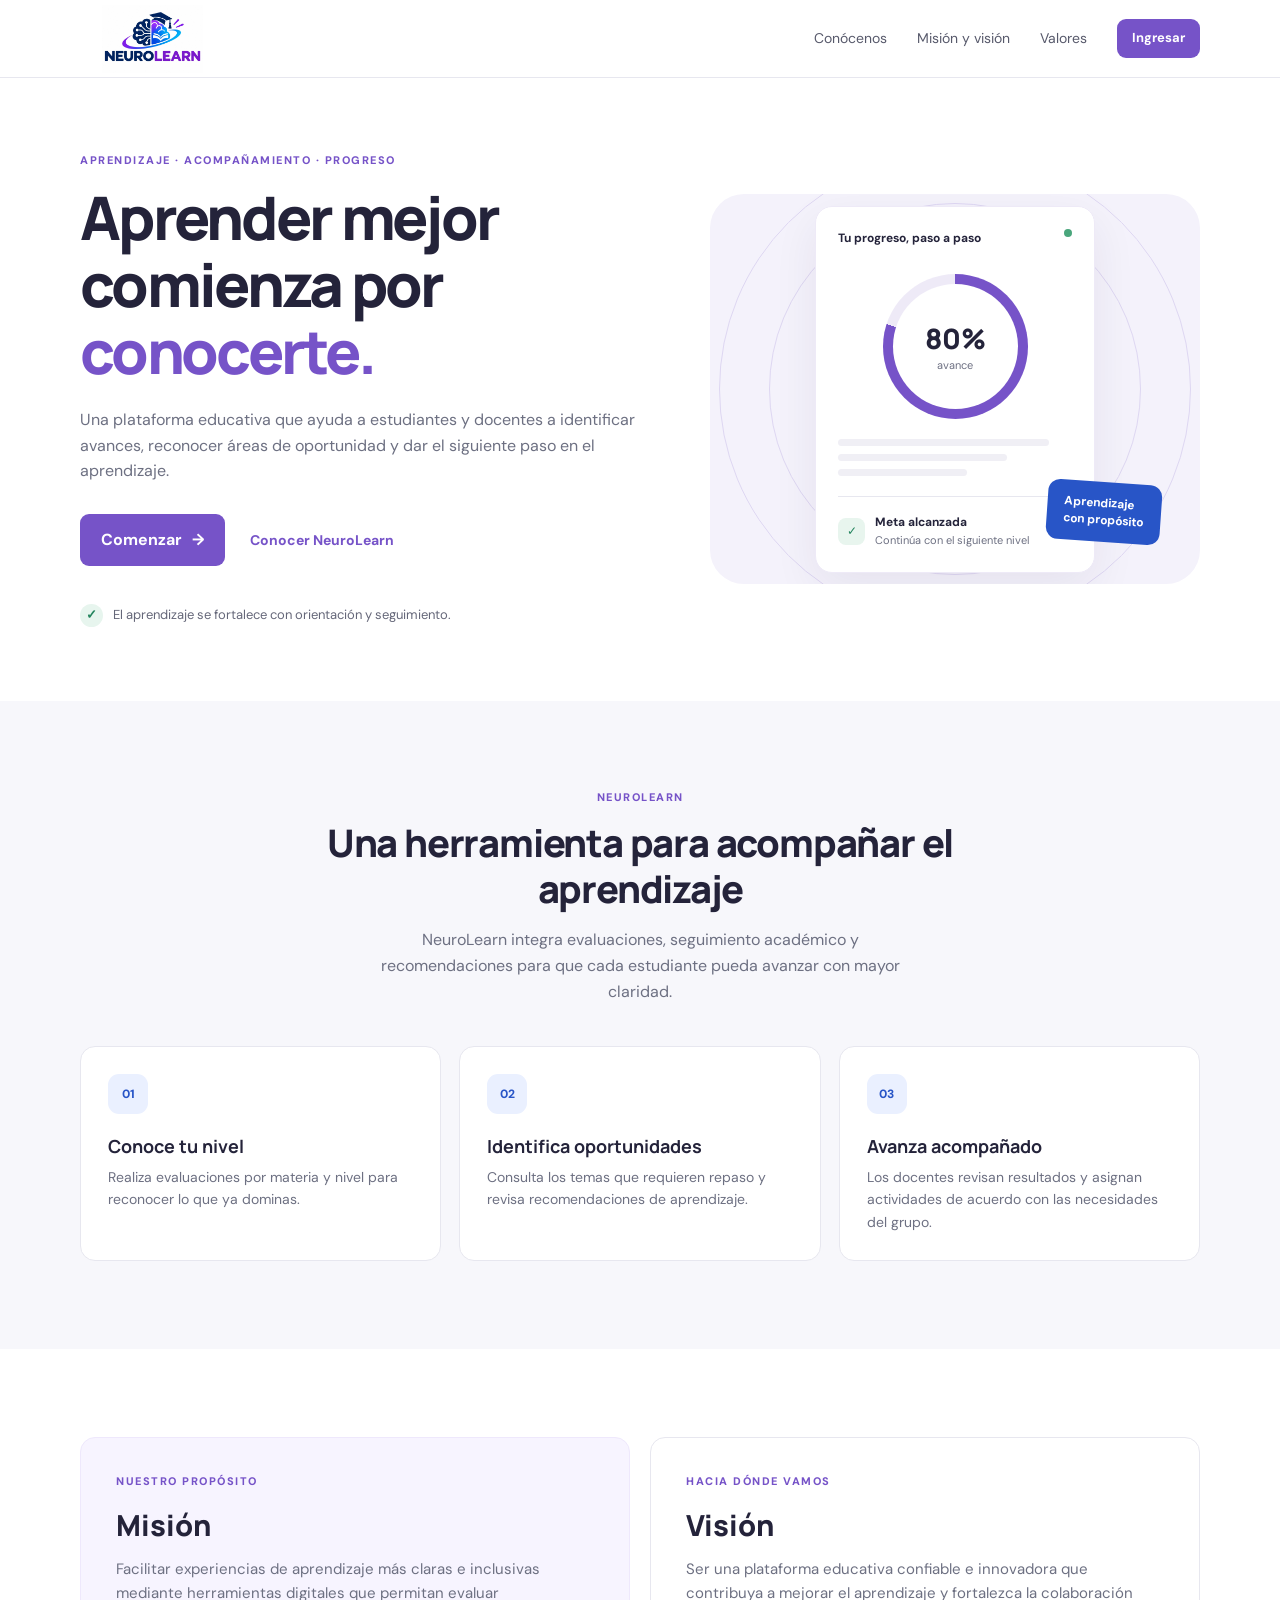
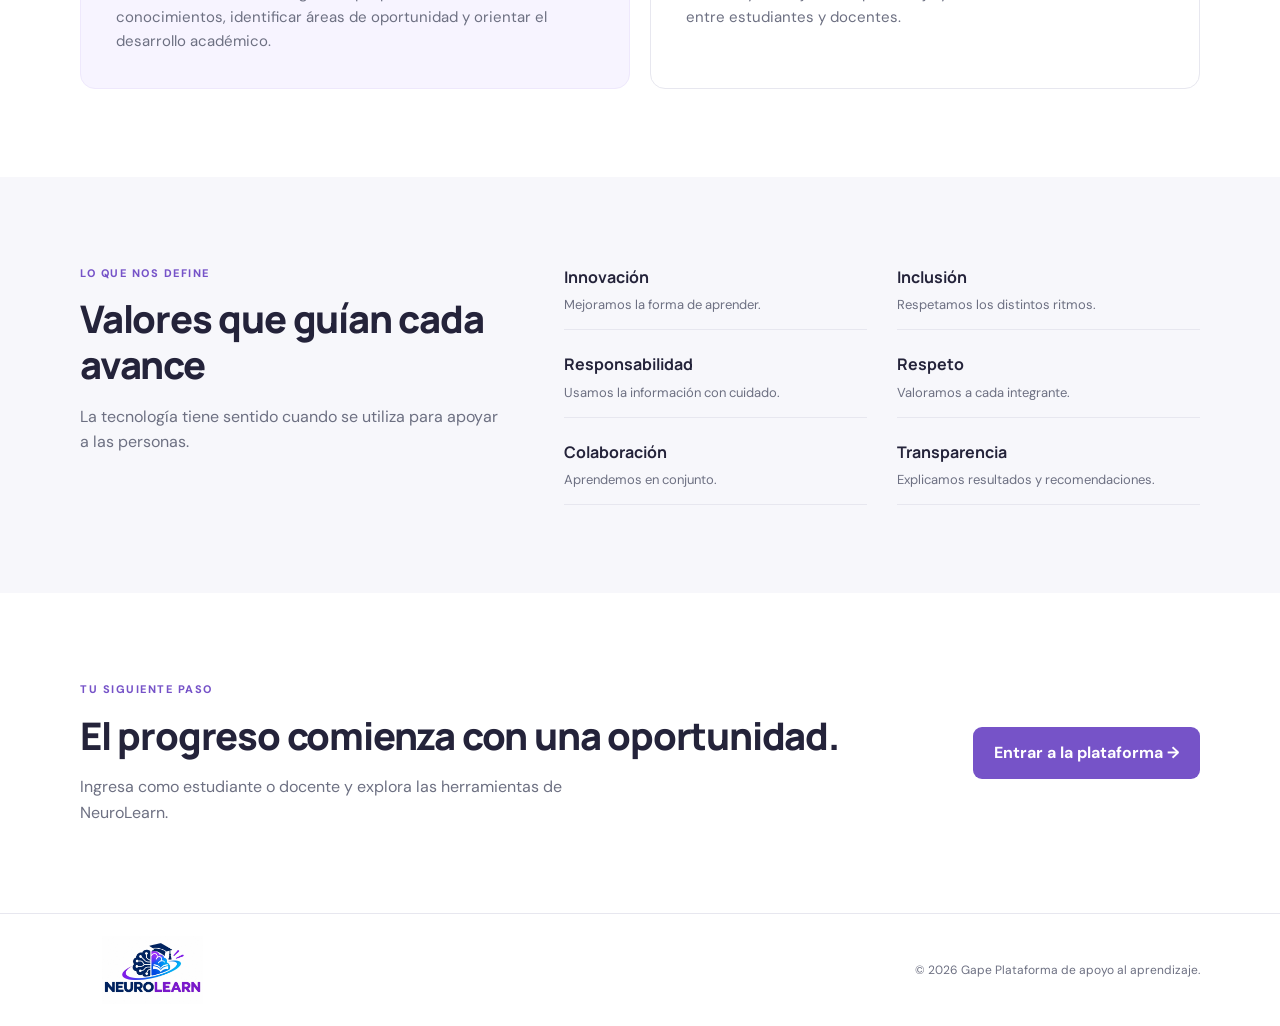
<file: index.html>
<!doctype html>
<html lang="es">
<head>
  <meta charset="utf-8"><meta name="viewport" content="width=device-width, initial-scale=1">
  <meta name="description" content="NeuroLearn: plataforma para fortalecer el aprendizaje mediante evaluaciones y seguimiento académico.">
  <title>NeuroLearn | Aprender con propósito</title><link rel="stylesheet" href="css/styles.css">
</head>
<body>
<header class="site-header"><a class="brand" href="index.html"><img src="assets/img/logo-neurolearn.jpeg" alt="Logo NeuroLearn"><span>NeuroLearn</span></a><nav><a href="#nosotros">Conócenos</a><a href="#mision">Misión y visión</a><a href="#valores">Valores</a><a class="button button-small" href="pages/acceso.html">Ingresar</a></nav></header>
<main>
<section class="hero wrap"><div class="hero-copy"><span class="eyebrow">APRENDIZAJE · ACOMPAÑAMIENTO · PROGRESO</span><h1>Aprender mejor comienza por <span>conocerte.</span></h1><p>Una plataforma educativa que ayuda a estudiantes y docentes a identificar avances, reconocer áreas de oportunidad y dar el siguiente paso en el aprendizaje.</p><div class="hero-actions"><a class="button" href="pages/acceso.html">Comenzar <span aria-hidden="true">→</span></a><a class="text-link" href="#nosotros">Conocer NeuroLearn</a></div><div class="hero-note"><span class="note-mark">✓</span> El aprendizaje se fortalece con orientación y seguimiento.</div></div><div class="hero-art"><div class="art-card"><div class="art-top"><span>Tu progreso, paso a paso</span><span class="live-dot"></span></div><div class="progress-ring"><div><strong>80%</strong><small>avance</small></div></div><div class="art-lines"><span></span><span></span><span></span></div><div class="art-bottom"><div class="mini-icon">✓</div><div><b>Meta alcanzada</b><small>Continúa con el siguiente nivel</small></div></div></div><div class="art-stamp">Aprendizaje<br>con propósito</div></div></section>
<section id="nosotros" class="section section-soft"><div class="wrap"><div class="section-heading"><span class="eyebrow">NEUROLEARN</span><h2>Una herramienta para acompañar el aprendizaje</h2><p>NeuroLearn integra evaluaciones, seguimiento académico y recomendaciones para que cada estudiante pueda avanzar con mayor claridad.</p></div><div class="feature-grid"><article class="feature-card"><div class="feature-icon">01</div><h3>Conoce tu nivel</h3><p>Realiza evaluaciones por materia y nivel para reconocer lo que ya dominas.</p></article><article class="feature-card"><div class="feature-icon">02</div><h3>Identifica oportunidades</h3><p>Consulta los temas que requieren repaso y revisa recomendaciones de aprendizaje.</p></article><article class="feature-card"><div class="feature-icon">03</div><h3>Avanza acompañado</h3><p>Los docentes revisan resultados y asignan actividades de acuerdo con las necesidades del grupo.</p></article></div></div></section>
<section id="mision" class="section wrap"><div class="purpose-grid"><article class="purpose-card purpose-main"><span class="eyebrow">NUESTRO PROPÓSITO</span><h2>Misión</h2><p>Facilitar experiencias de aprendizaje más claras e inclusivas mediante herramientas digitales que permitan evaluar conocimientos, identificar áreas de oportunidad y orientar el desarrollo académico.</p></article><article class="purpose-card"><span class="eyebrow">HACIA DÓNDE VAMOS</span><h2>Visión</h2><p>Ser una plataforma educativa confiable e innovadora que contribuya a mejorar el aprendizaje y fortalezca la colaboración entre estudiantes y docentes.</p></article></div></section>
<section id="valores" class="section section-soft"><div class="wrap values-layout"><div><span class="eyebrow">LO QUE NOS DEFINE</span><h2>Valores que guían cada avance</h2><p class="muted">La tecnología tiene sentido cuando se utiliza para apoyar a las personas.</p></div><div class="values-grid"><div><b>Innovación</b><p>Mejoramos la forma de aprender.</p></div><div><b>Inclusión</b><p>Respetamos los distintos ritmos.</p></div><div><b>Responsabilidad</b><p>Usamos la información con cuidado.</p></div><div><b>Respeto</b><p>Valoramos a cada integrante.</p></div><div><b>Colaboración</b><p>Aprendemos en conjunto.</p></div><div><b>Transparencia</b><p>Explicamos resultados y recomendaciones.</p></div></div></div></section>
<section class="section wrap final-cta"><div><span class="eyebrow">TU SIGUIENTE PASO</span><h2>El progreso comienza con una oportunidad.</h2><p>Ingresa como estudiante o docente y explora las herramientas de NeuroLearn.</p></div><a class="button" href="pages/acceso.html">Entrar a la plataforma →</a></section>
</main><footer class="footer"><div class="wrap footer-inner"><a class="brand" href="index.html"><img src="assets/img/logo-neurolearn.jpeg" alt=""><span>NeuroLearn</span></a><small>© 2026 Gape Plataforma de apoyo al aprendizaje.</small></div></footer>
</body></html>
</file>
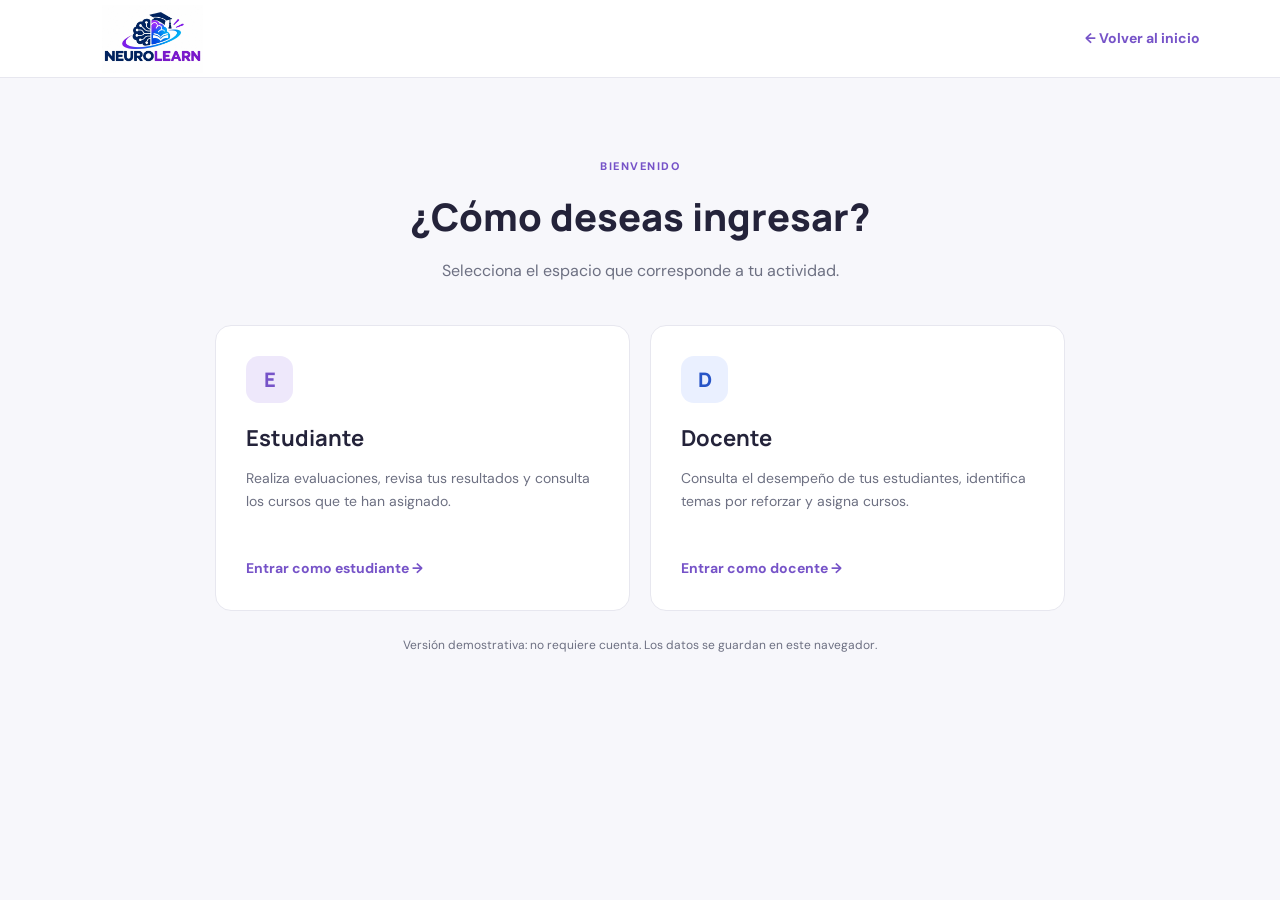
<file: pages/acceso.html>
<!doctype html><html lang="es"><head><meta charset="utf-8"><meta name="viewport" content="width=device-width, initial-scale=1"><title>Acceso | NeuroLearn</title><link rel="stylesheet" href="../css/styles.css"></head><body class="access-body"><header class="site-header"><a class="brand" href="../index.html"><img src="../assets/img/logo-neurolearn.jpeg" alt=""><span>NeuroLearn</span></a><a class="text-link" href="../index.html">← Volver al inicio</a></header><main class="access-wrap"><div class="section-heading"><span class="eyebrow">BIENVENIDO</span><h1>¿Cómo deseas ingresar?</h1><p>Selecciona el espacio que corresponde a tu actividad.</p></div><div class="role-grid"><a class="role-card" href="estudiante.html"><div class="role-icon">E</div><h2>Estudiante</h2><p>Realiza evaluaciones, revisa tus resultados y consulta los cursos que te han asignado.</p><span class="role-link">Entrar como estudiante →</span></a><a class="role-card" href="docente.html"><div class="role-icon role-teacher">D</div><h2>Docente</h2><p>Consulta el desempeño de tus estudiantes, identifica temas por reforzar y asigna cursos.</p><span class="role-link">Entrar como docente →</span></a></div><p class="demo-note">Versión demostrativa: no requiere cuenta. Los datos se guardan en este navegador.</p></main></body></html>
</file>
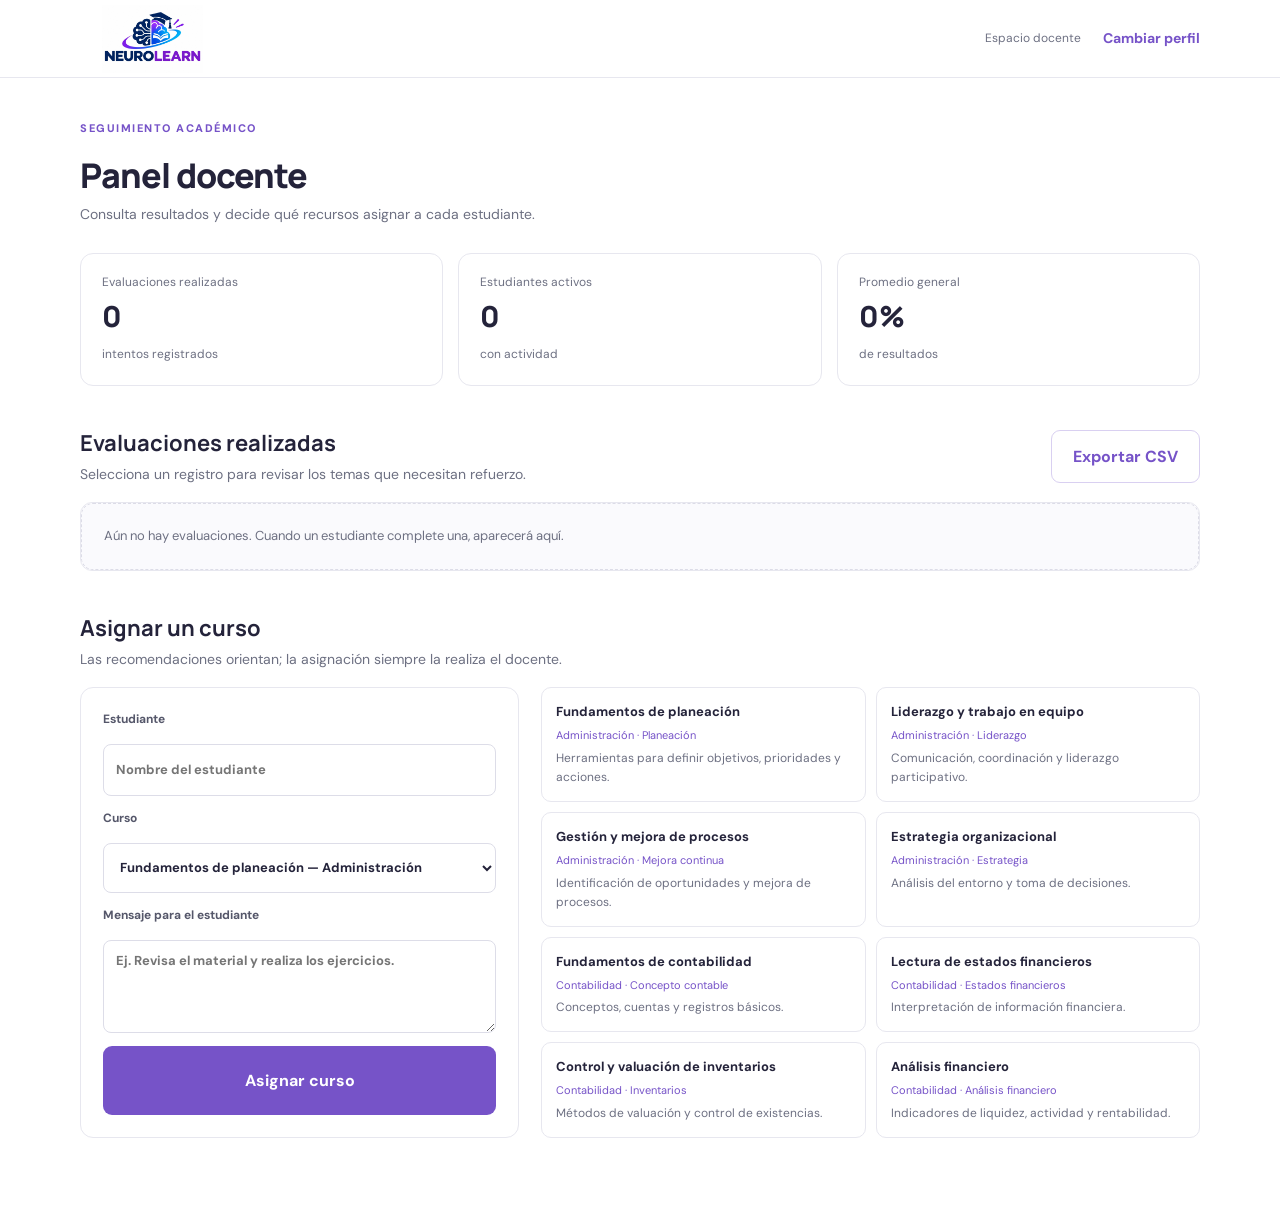
<file: pages/docente.html>
<!doctype html><html lang="es"><head><meta charset="utf-8"><meta name="viewport" content="width=device-width, initial-scale=1"><title>Docente | NeuroLearn</title><link rel="stylesheet" href="../css/styles.css"></head><body><header class="dash-header"><a class="brand" href="../index.html"><img src="../assets/img/logo-neurolearn.jpeg" alt=""><span>NeuroLearn</span></a><div><span class="role-label">Espacio docente</span><a class="text-link" href="acceso.html">Cambiar perfil</a></div></header><main class="dashboard wrap"><div class="dash-title"><div><span class="eyebrow">SEGUIMIENTO ACADÉMICO</span><h1>Panel docente</h1><p>Consulta resultados y decide qué recursos asignar a cada estudiante.</p></div></div><div id="teacherStats" class="stats-grid"></div><section class="dash-section"><div class="section-title-row"><div><h2>Evaluaciones realizadas</h2><p>Selecciona un registro para revisar los temas que necesitan refuerzo.</p></div><button class="button button-outline" id="exportResults">Exportar CSV</button></div><div id="evaluationTable" class="table-wrap"></div></section><section class="dash-section"><div class="section-title-row"><div><h2>Asignar un curso</h2><p>Las recomendaciones orientan; la asignación siempre la realiza el docente.</p></div></div><div class="assign-grid"><form id="assignForm" class="assign-form"><label>Estudiante<input id="assignStudent" required placeholder="Nombre del estudiante"></label><label>Curso<select id="courseSelect" required></select></label><label>Mensaje para el estudiante<textarea id="assignMessage" rows="3" placeholder="Ej. Revisa el material y realiza los ejercicios."></textarea></label><button class="button" type="submit">Asignar curso</button></form><div id="courseCatalog" class="catalog-list"></div></div></section></main><script src="../js/data.js"></script><script src="../js/app.js"></script></body></html>
</file>
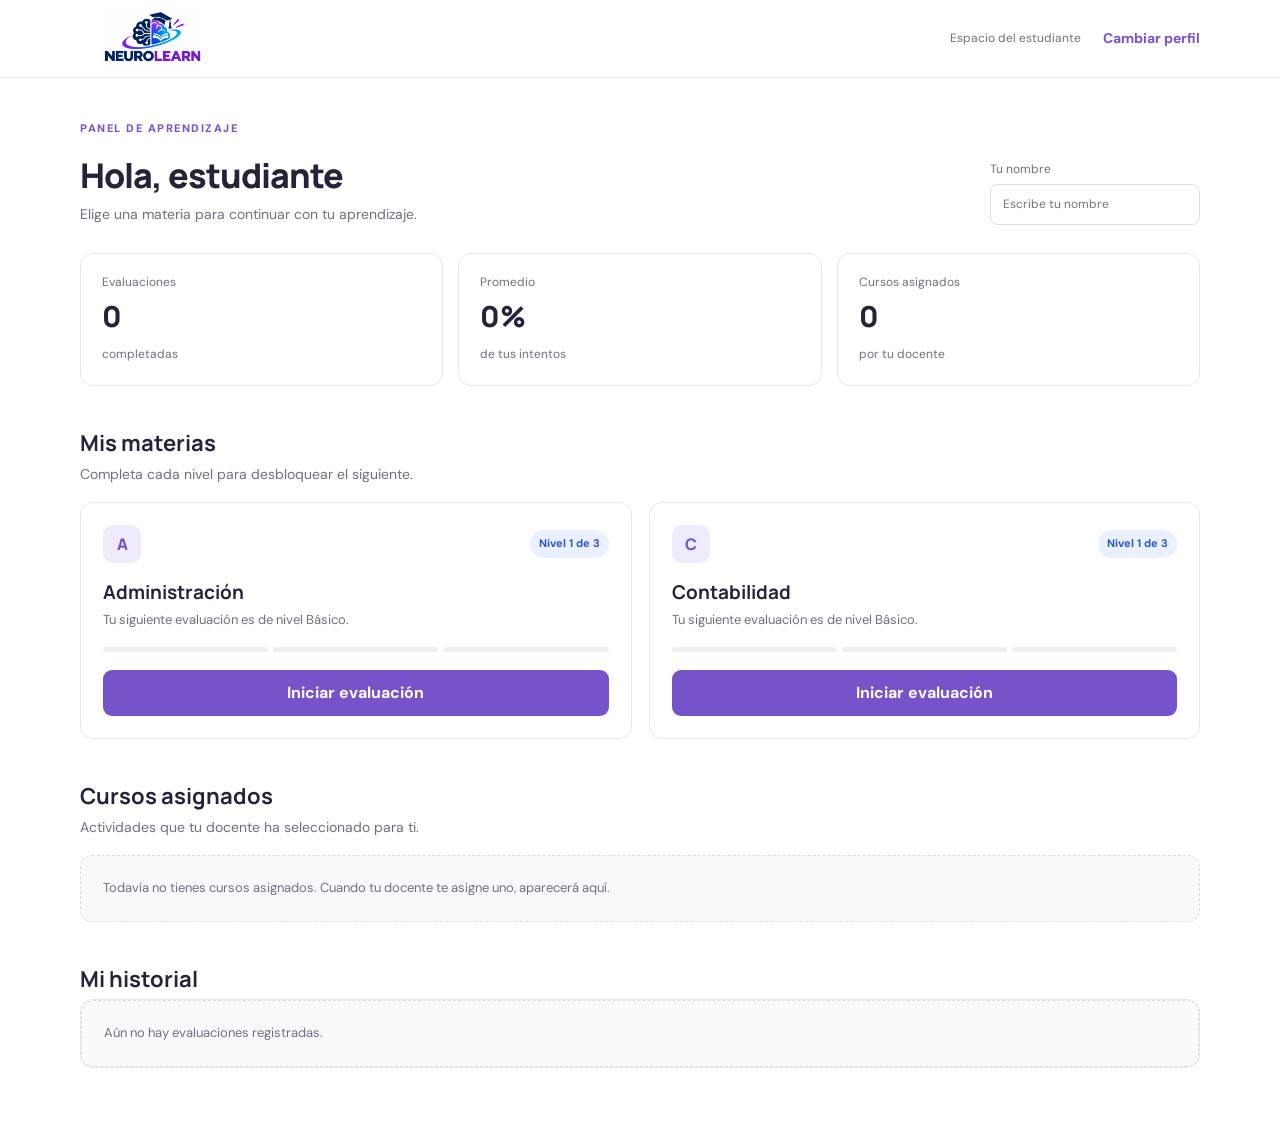
<file: pages/estudiante.html>
<!doctype html><html lang="es"><head><meta charset="utf-8"><meta name="viewport" content="width=device-width, initial-scale=1"><title>Estudiante | NeuroLearn</title><link rel="stylesheet" href="../css/styles.css"></head><body><header class="dash-header"><a class="brand" href="../index.html"><img src="../assets/img/logo-neurolearn.jpeg" alt=""><span>NeuroLearn</span></a><div><span class="role-label">Espacio del estudiante</span><a class="text-link" href="acceso.html">Cambiar perfil</a></div></header><main class="dashboard wrap"><div class="dash-title"><div><span class="eyebrow">PANEL DE APRENDIZAJE</span><h1>Hola, estudiante</h1><p>Elige una materia para continuar con tu aprendizaje.</p></div><div class="student-name"><label for="studentName">Tu nombre</label><input id="studentName" placeholder="Escribe tu nombre" maxlength="40"></div></div><div id="studentSummary" class="stats-grid"></div><section class="dash-section"><div class="section-title-row"><div><h2>Mis materias</h2><p>Completa cada nivel para desbloquear el siguiente.</p></div></div><div id="subjects" class="subject-grid"></div></section><section class="dash-section"><div class="section-title-row"><div><h2>Cursos asignados</h2><p>Actividades que tu docente ha seleccionado para ti.</p></div></div><div id="assignedCourses" class="course-list"></div></section><section class="dash-section"><h2>Mi historial</h2><div id="studentHistory" class="table-wrap"></div></section></main><script src="../js/data.js"></script><script src="../js/app.js"></script></body></html>
</file>
<file: css/styles.css>
@import url('https://fonts.googleapis.com/css2?family=DM+Sans:wght@400;500;600;700&family=Manrope:wght@500;600;700;800&display=swap');
:root{--purple:#7653c8;--purple-dark:#5539a2;--blue:#2855c7;--blue-soft:#eaf0ff;--ink:#24233a;--muted:#6d7082;--line:#e7e7ef;--paper:#fff;--soft:#f7f7fb;--green:#23845d;--shadow:0 16px 45px rgba(37,34,68,.07)}
*{box-sizing:border-box}html{scroll-behavior:smooth}body{margin:0;background:#fff;color:var(--ink);font-family:'DM Sans',Arial,sans-serif;line-height:1.6}a{color:inherit;text-decoration:none}button,input,select,textarea{font:inherit}.wrap{width:min(1120px,calc(100% - 44px));margin-inline:auto}.site-header,.dash-header{height:78px;padding:0 max(22px,calc((100% - 1120px)/2));display:flex;align-items:center;justify-content:space-between;border-bottom:1px solid var(--line);background:#fff}.site-header nav{display:flex;align-items:center;gap:30px;color:#57596b;font-size:14px}.site-header nav a:hover,.text-link:hover{color:var(--purple)}.brand{display:inline-flex;align-items:center;gap:10px;font:800 20px Manrope,sans-serif;letter-spacing:-.7px}.brand img{width:38px;height:38px}.button{display:inline-flex;align-items:center;justify-content:center;gap:10px;border:0;border-radius:9px;background:var(--purple);color:#fff;padding:13px 21px;font-weight:700;cursor:pointer;transition:.18s ease}.button:hover{background:var(--purple-dark);transform:translateY(-1px)}.button:disabled{background:#c9c5d6;cursor:not-allowed;transform:none}.button-small{padding:9px 15px;font-size:13px}.button-outline{background:#fff;color:var(--purple);border:1px solid #d9d0f1}.button-outline:hover{color:#fff}.text-link{color:var(--purple);font-weight:700;font-size:14px}.hero{min-height:560px;display:grid;grid-template-columns:1.08fr .92fr;align-items:center;gap:55px;padding-block:74px}.eyebrow{display:block;color:var(--purple);font-size:11px;font-weight:800;letter-spacing:1.5px;margin-bottom:14px}.hero h1{font:800 clamp(40px,5vw,60px)/1.12 Manrope,sans-serif;letter-spacing:-2.7px;margin:0 0 22px;max-width:620px}.hero h1 span{color:var(--purple)}.hero-copy>p,.section-heading>p,.purpose-card p,.final-cta p{color:var(--muted);font-size:16px;max-width:570px}.hero-actions{display:flex;align-items:center;gap:25px;margin-top:30px}.hero-note{display:flex;align-items:center;gap:10px;margin-top:38px;color:#656779;font-size:13px}.note-mark{display:grid;place-items:center;width:23px;height:23px;background:#e7f5ee;color:var(--green);border-radius:50%;font-weight:800}.hero-art{min-height:390px;position:relative;display:grid;place-items:center;background:#f4f2fb;border-radius:34px;overflow:hidden}.hero-art:before,.hero-art:after{content:"";position:absolute;border:1px solid #ded7f2;border-radius:50%;width:370px;height:370px}.hero-art:after{width:470px;height:470px}.art-card{position:relative;z-index:1;background:#fff;width:280px;padding:22px;border:1px solid #eeeaf7;border-radius:17px;box-shadow:var(--shadow)}.art-top{display:flex;justify-content:space-between;font-size:12px;font-weight:700}.live-dot{width:8px;height:8px;border-radius:50%;background:#4aa67c}.progress-ring{width:145px;height:145px;border-radius:50%;margin:26px auto 20px;display:grid;place-items:center;background:conic-gradient(var(--purple) 0 80%,#eeeaf7 80% 100%);position:relative}.progress-ring:before{content:"";position:absolute;inset:10px;background:white;border-radius:50%}.progress-ring div{position:relative;text-align:center}.progress-ring strong{display:block;font:800 28px Manrope}.progress-ring small,.art-bottom small{display:block;color:var(--muted);font-size:11px}.art-lines{display:grid;gap:8px}.art-lines span{height:7px;border-radius:5px;background:#f0eff5}.art-lines span:first-child{width:90%}.art-lines span:nth-child(2){width:72%}.art-lines span:nth-child(3){width:55%}.art-bottom{display:flex;gap:10px;align-items:center;border-top:1px solid var(--line);margin-top:20px;padding-top:16px;font-size:12px}.mini-icon{width:27px;height:27px;border-radius:8px;background:#e8f5ee;color:var(--green);display:grid;place-items:center}.art-stamp{position:absolute;z-index:2;right:8%;bottom:11%;background:var(--blue);color:white;border-radius:12px;padding:13px 17px;font-size:12px;font-weight:700;line-height:1.4;transform:rotate(4deg)}.section{padding-block:88px}.section-soft{background:var(--soft)}.section-heading{text-align:center;max-width:690px;margin:0 auto 42px}.section-heading h2,.values-layout h2,.final-cta h2{font:800 clamp(29px,3vw,38px)/1.2 Manrope;letter-spacing:-1.2px;margin:0 0 14px}.section-heading>p{margin-inline:auto}.feature-grid{display:grid;grid-template-columns:repeat(3,1fr);gap:18px}.feature-card,.purpose-card{background:white;border:1px solid var(--line);border-radius:15px;padding:27px}.feature-icon{width:40px;height:40px;border-radius:11px;background:var(--blue-soft);color:var(--blue);display:grid;place-items:center;font-weight:800;font-size:12px}.feature-card h3{font:700 18px Manrope;margin:20px 0 8px}.feature-card p{color:var(--muted);font-size:14px;margin:0}.purpose-grid{display:grid;grid-template-columns:1fr 1fr;gap:20px}.purpose-card{padding:35px}.purpose-card h2{font:800 29px Manrope;margin:0 0 12px}.purpose-card p{margin:0;font-size:15px}.purpose-main{background:#f7f4ff;border-color:#eee8fc}.values-layout{display:grid;grid-template-columns:.8fr 1.2fr;gap:60px;align-items:start}.muted{color:var(--muted)}.values-grid{display:grid;grid-template-columns:1fr 1fr;gap:22px 30px}.values-grid>div{border-bottom:1px solid var(--line);padding-bottom:13px}.values-grid b{font:700 16px Manrope}.values-grid p{font-size:13px;color:var(--muted);margin:5px 0 0}.final-cta{display:flex;align-items:center;justify-content:space-between;gap:30px}.final-cta p{margin-bottom:0}.footer{border-top:1px solid var(--line);padding:22px 0}.footer-inner{display:flex;justify-content:space-between;align-items:center}.footer small{color:var(--muted);font-size:12px}
/* Acceso */.access-body{min-height:100vh;background:var(--soft)}.access-wrap{width:min(850px,calc(100% - 40px));margin:80px auto}.access-wrap .section-heading h1{font:800 38px Manrope;margin:0}.role-grid{display:grid;grid-template-columns:1fr 1fr;gap:20px}.role-card{display:block;background:#fff;border:1px solid var(--line);border-radius:16px;padding:30px;transition:.2s}.role-card:hover{transform:translateY(-3px);box-shadow:var(--shadow);border-color:#cfc2ef}.role-icon{width:47px;height:47px;border-radius:13px;background:#eee8fb;color:var(--purple);display:grid;place-items:center;font:800 20px Manrope}.role-teacher{background:var(--blue-soft);color:var(--blue)}.role-card h2{font:700 22px Manrope;margin:20px 0 8px}.role-card p{color:var(--muted);font-size:14px;min-height:68px}.role-link{display:block;color:var(--purple);font-weight:700;font-size:14px;margin-top:22px}.demo-note{text-align:center;color:var(--muted);font-size:12px;margin-top:25px}
/* Paneles */.dash-header{position:sticky;top:0;z-index:5}.dash-header>div{display:flex;align-items:center;gap:22px}.role-label{font-size:12px;color:var(--muted)}.dashboard{padding-top:42px;padding-bottom:80px}.dash-title{display:flex;align-items:end;justify-content:space-between;gap:25px;margin-bottom:28px}.dash-title h1{font:800 34px Manrope;letter-spacing:-1px;margin:0 0 5px}.dash-title p,.section-title-row p{margin:0;color:var(--muted);font-size:14px}.student-name{display:grid;gap:5px;font-size:12px;color:var(--muted)}.student-name input,.assign-form input,.assign-form select,.assign-form textarea{border:1px solid #dddde8;border-radius:8px;padding:10px 12px;min-width:210px;color:var(--ink);background:white;outline:none}.student-name input:focus,.assign-form :focus{border-color:var(--purple)}.stats-grid{display:grid;grid-template-columns:repeat(3,1fr);gap:15px;margin-bottom:38px}.stat-card{background:#fff;border:1px solid var(--line);border-radius:13px;padding:19px 21px}.stat-card small{display:block;color:var(--muted);font-size:12px}.stat-card strong{display:block;font:800 29px Manrope;margin:4px 0}.stat-card span{font-size:12px;color:var(--muted)}.dash-section{margin-top:42px}.dash-section>h2,.section-title-row h2{font:700 22px Manrope;margin:0 0 5px}.section-title-row{display:flex;justify-content:space-between;align-items:center;margin-bottom:17px;gap:20px}.subject-grid{display:grid;grid-template-columns:1fr 1fr;gap:17px}.subject-card,.course-row,.detail-card{border:1px solid var(--line);border-radius:13px;padding:22px;background:#fff}.subject-head{display:flex;align-items:center;justify-content:space-between}.subject-symbol{width:38px;height:38px;display:grid;place-items:center;background:#f0ebfc;color:var(--purple);border-radius:10px;font:800 16px Manrope}.level-pill{background:var(--blue-soft);color:var(--blue);padding:5px 9px;border-radius:20px;font-size:11px;font-weight:700}.subject-card h3{font:700 19px Manrope;margin:16px 0 5px}.subject-card p{color:var(--muted);font-size:13px;margin:0 0 16px}.level-track{display:flex;gap:5px;margin-bottom:18px}.level-track span{height:5px;flex:1;border-radius:8px;background:#eeeef3}.level-track span.filled{background:var(--purple)}.subject-card .button{width:100%;padding:10px}.course-list{display:grid;gap:10px}.course-row{display:flex;align-items:center;justify-content:space-between;gap:15px}.course-row h3{font:700 16px Manrope;margin:0}.course-row p{font-size:13px;color:var(--muted);margin:5px 0}.course-row small{font-size:12px;color:var(--muted)}.status-tag{display:inline-block;background:#eaf6f0;color:var(--green);border-radius:20px;padding:5px 9px;font-size:11px;font-weight:700;white-space:nowrap}.status-warn{background:#fff3df;color:#98651a}.empty-state,.detail-empty{background:#fafafd;border:1px dashed #dcdce7;border-radius:12px;padding:22px;color:var(--muted);font-size:13px}.table-wrap{overflow-x:auto;border:1px solid var(--line);border-radius:12px;background:#fff}table{width:100%;border-collapse:collapse;font-size:13px;white-space:nowrap}th,td{text-align:left;padding:13px 15px;border-bottom:1px solid var(--line)}th{background:#fafafd;color:#66697a;font-size:11px;text-transform:uppercase;letter-spacing:.5px}tbody tr:last-child td{border-bottom:0}.table-action{border:0;background:none;color:var(--purple);font-weight:700;cursor:pointer}.assign-grid{display:grid;grid-template-columns:.8fr 1.2fr;gap:22px}.assign-form{display:grid;gap:13px;padding:22px;border:1px solid var(--line);border-radius:13px}.assign-form label{display:grid;gap:6px;font-size:12px;font-weight:700;color:#55576a}.assign-form input,.assign-form select,.assign-form textarea{width:100%;min-width:0;font-size:13px}.assign-form textarea{resize:vertical}.catalog-list{display:grid;grid-template-columns:1fr 1fr;gap:10px}.catalog-item{border:1px solid var(--line);border-radius:10px;padding:14px}.catalog-item b{display:block;font-size:13px}.catalog-item span{display:block;color:var(--purple);font-size:11px;margin:4px 0}.catalog-item p{font-size:12px;color:var(--muted);margin:0}.detail-card{max-width:800px}.detail-heading{display:flex;justify-content:space-between;align-items:center}.detail-heading h3{margin:0;font:700 20px Manrope}.detail-heading>strong{font:800 25px Manrope;color:var(--purple)}.detail-card h4{margin:20px 0 8px}.detail-card li,.detail-card p{font-size:13px;color:var(--muted)}
/* Evaluación */.exam-panel,.result-panel{margin-top:35px;scroll-margin-top:95px}.hidden{display:none!important}.exam-panel{border:1px solid var(--line);border-radius:16px;padding:28px;background:#fff;box-shadow:var(--shadow)}.exam-top{display:flex;justify-content:space-between;align-items:start}.exam-top h2{font:700 23px Manrope;margin:0}.close-button{border:0;background:#f4f3f8;border-radius:8px;padding:7px 11px;color:var(--muted);cursor:pointer}.exam-progress{height:6px;border-radius:8px;background:#eeeef4;margin:23px 0 12px;overflow:hidden}.exam-progress span{display:block;height:100%;background:var(--purple);transition:width .2s}.exam-meta{font-size:12px;color:var(--muted)}.question-text{font:700 20px/1.4 Manrope;margin:22px 0}.answer-options{display:grid;gap:10px}.answer-option{display:flex;align-items:center;gap:12px;text-align:left;border:1px solid var(--line);background:white;border-radius:10px;padding:13px;cursor:pointer;color:var(--ink)}.answer-option>span{width:27px;height:27px;border-radius:8px;background:#f1eff7;color:var(--purple);display:grid;place-items:center;font-weight:800;font-size:12px}.answer-option:hover,.answer-option.selected{border-color:var(--purple);background:#faf8ff}.exam-actions{display:flex;justify-content:space-between;align-items:center;margin-top:22px;gap:15px}.exam-actions>span{font-size:12px;color:var(--muted)}.exam-actions button:disabled{opacity:.5}.result-card{border:1px solid var(--line);border-radius:16px;padding:30px;text-align:center;background:#fff}.result-score{font:800 55px Manrope;color:var(--purple);margin:12px}.result-score small{font-size:17px;color:var(--muted)}.result-card h2{font:800 25px Manrope;margin:0}.result-card>p{color:var(--muted);font-size:14px;max-width:650px;margin:10px auto 20px}.mistake-list{text-align:left;max-width:700px;margin:25px auto}.mistake-list h3{font:700 17px Manrope}.mistake-list>div{padding:12px 0;border-bottom:1px solid var(--line)}.mistake-list p{font-size:13px;color:var(--muted);margin:4px 0}.mistake-list small{color:var(--green);font-size:12px}.success-note{color:var(--green)!important}
@media(max-width:800px){.site-header nav{gap:15px}.hero{grid-template-columns:1fr;gap:35px;padding-block:55px}.hero-art{min-height:350px}.values-layout{grid-template-columns:1fr;gap:25px}.assign-grid{grid-template-columns:1fr}.catalog-list{grid-template-columns:1fr 1fr}}
@media(max-width:600px){.wrap{width:calc(100% - 32px)}.site-header,.dash-header{height:68px;padding-inline:16px}.site-header nav a:not(.button){display:none}.brand{font-size:18px}.brand img{width:34px;height:34px}.hero{min-height:auto;padding-block:48px}.hero h1{font-size:42px;letter-spacing:-1.8px}.hero-art{min-height:320px}.art-stamp{right:4%;bottom:7%}.section{padding-block:60px}.feature-grid,.purpose-grid,.role-grid,.subject-grid,.stats-grid{grid-template-columns:1fr}.feature-grid{gap:12px}.purpose-card{padding:25px}.values-grid{gap:16px}.final-cta,.footer-inner,.dash-title{align-items:flex-start;flex-direction:column}.final-cta .button{width:100%}.footer-inner{gap:12px}.access-wrap{margin:50px auto}.access-wrap .section-heading h1{font-size:31px}.role-card p{min-height:0}.dashboard{padding-top:28px}.dash-title h1{font-size:29px}.student-name,.student-name input{width:100%}.dash-title{gap:18px}.dash-header>div{gap:10px}.role-label{display:none}.course-row{align-items:flex-start;flex-direction:column}.section-title-row{align-items:flex-start;flex-direction:column}.catalog-list{grid-template-columns:1fr}.exam-panel{padding:18px}.exam-actions{align-items:stretch;flex-direction:column}.exam-actions .button{width:100%}.result-card{padding:22px}}

/* Ventanas modales: evaluaciones, resultados y análisis docente */
body.modal-open{overflow:hidden}
.modal-backdrop{position:fixed;inset:0;z-index:1000;display:grid;place-items:center;padding:20px;background:rgba(16,22,43,.62);backdrop-filter:blur(3px)}
.modal-backdrop.hidden{display:none!important}
.app-modal{width:min(100%,720px);max-height:min(88vh,900px);overflow:auto;background:#fff;border:1px solid rgba(255,255,255,.7);border-radius:18px;box-shadow:0 24px 80px rgba(8,16,40,.28);padding:25px;outline:none;animation:modal-enter .18s ease-out}
.modal-header{display:flex;align-items:center;justify-content:space-between;gap:15px;padding-bottom:16px;border-bottom:1px solid var(--line)}
.modal-header h2{margin:0;font:700 20px Manrope;color:var(--ink)}
.modal-content{padding-top:18px}
.modal-content .exam-top{display:flex;align-items:center;justify-content:space-between;gap:15px}
.modal-content .exam-top h3{margin:4px 0 0;font:700 17px Manrope}
.modal-content .exam-progress{margin:17px 0 20px}
.modal-content .question-text{margin:0 0 18px;font-size:19px}
.modal-content .answer-options{display:grid;gap:9px}
.modal-content .exam-actions,.modal-actions{display:flex;justify-content:space-between;align-items:center;gap:10px;margin-top:22px}
.modal-content .exam-actions .button,.modal-actions .button{min-width:120px}
.modal-content .result-card{border:0;padding:8px 0 0;box-shadow:none}
.modal-content .result-card h3{font:800 24px Manrope;margin:0}
.modal-content .result-card>p{line-height:1.6}
.modal-content .detail-card{padding:0;border:0}
.modal-content .detail-card h4{margin-top:18px}
.brand img{object-fit:contain;background:#fff;border-radius:7px}
@keyframes modal-enter{from{opacity:0;transform:translateY(8px) scale(.99)}to{opacity:1;transform:translateY(0) scale(1)}}
@media(max-width:600px){.modal-backdrop{padding:10px;align-items:end}.app-modal{max-height:92vh;border-radius:17px 17px 12px 12px;padding:19px}.modal-content .exam-actions,.modal-actions{flex-direction:column-reverse;align-items:stretch}.modal-content .exam-actions .button,.modal-actions .button{width:100%}}
.brand img{width:145px;height:68px;object-fit:contain;background:transparent;border-radius:0}
.brand img+span{display:none}
@media(max-width:600px){.brand img{width:125px;height:58px}}
</file>
